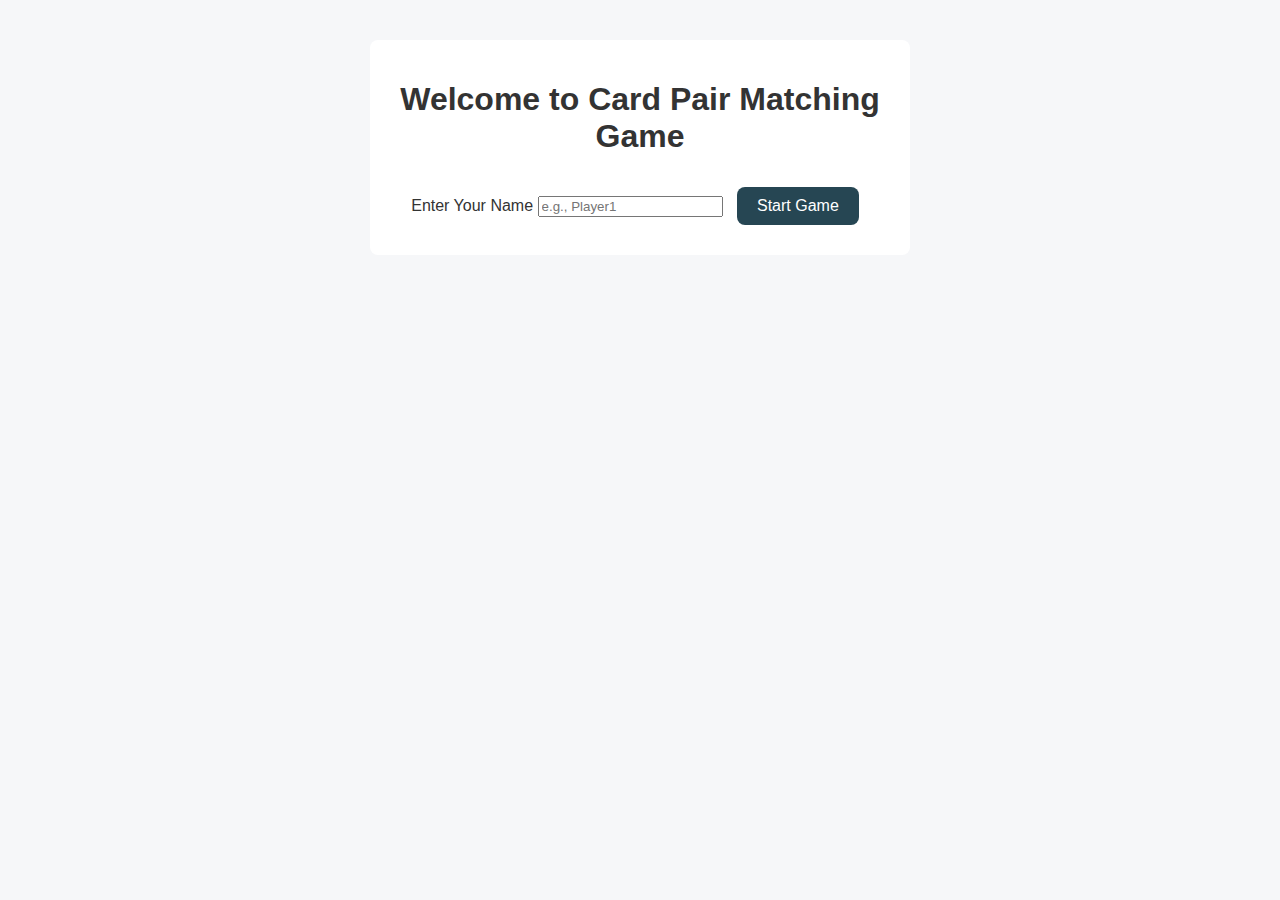
<file: index.html>
<!DOCTYPE html>
<html lang="en">
<head>
  <meta charset="UTF-8" /> <!-- Ensures proper character encoding -->
  <title>Card Pair Matching - Home</title> <!-- Page title displayed in browser tab -->
  <link rel="stylesheet" href="style.css" /> <!-- Links to external CSS file for styling -->
</head>
<body>
  <!-- 
    Home Page: Allows player to input a name and start the game 
    This is the entry point for users, where they input their name before playing
  -->
  <div class="container home-page">
    <h1>Welcome to Card Pair Matching Game</h1> <!-- Main heading for the landing page -->
    <label for="playerName">Enter Your Name</label> <!-- Label for accessibility -->
    <input type="text" id="playerName" placeholder="e.g., Player1" /> <!-- Text input for player name, used for leaderboard -->
    <button id="startBtn">Start Game</button> <!-- Button that initiates the game when clicked -->
  </div>

  <script src="script.js"></script> <!-- Links to JavaScript file handling game logic and user interactions -->
</body>
</html>
<!-- 
  This file serves as the landing page for the Card Pair Matching game.
  It collects the player's name which will be stored and displayed on the leaderboard.
  Upon clicking "Start Game", the script.js file will handle navigation to the game page.
-->
</file>
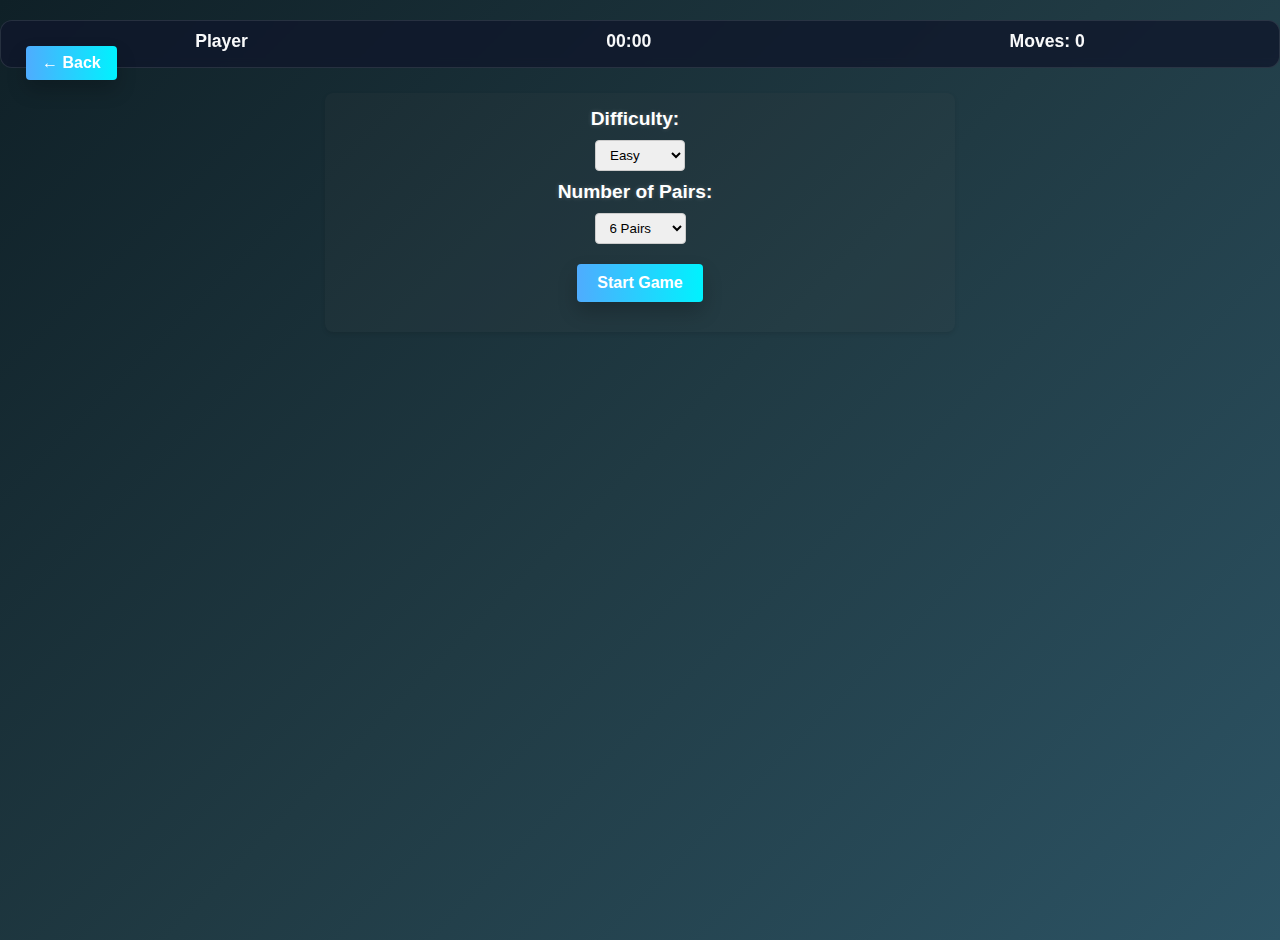
<file: game.html>
<!DOCTYPE html>
<html lang="en">
<head>
  <meta charset="UTF-8" />
  <title>Card Pair Matching - Game</title>
  <link rel="stylesheet" href="newcss.css" />
  <style>
    .back-button {
      position: absolute;
      top: 10px;
      left: 10px;
      padding: 8px 16px;
      background-color: #4a4a4a;
      color: white;
      border: none;
      border-radius: 4px;
      cursor: pointer;
      font-size: 16px;
    }
    
    .back-button:hover {
      background-color: #333333;
    }
    
    header {
      position: relative;
      padding-top: 10px;
    }

    .game-options {
      margin: 20px auto;
      max-width: 600px;
      text-align: center;
      padding: 15px;
      background-color: rgba(79, 75, 75, 0.1);
      border-radius: 8px;
      box-shadow: 0 2px 4px rgba(0,0,0,0.1);
    }

    .options-group {
      margin-bottom: 10px;
    }

    .options-group label {
      font-weight: bold;
      margin-right: 10px;
    }

    .options-group select {
      padding: 6px 10px;
      border-radius: 4px;
      border: 1px solid #ccc;
    }

    .start-button {
      background-color: #4CAF50;
      color: white;
      padding: 10px 20px;
      border: none;
      border-radius: 4px;
      cursor: pointer;
      font-size: 16px;
      margin-top: 10px;
    }

    .start-button:hover {
      background-color: #45a049;
    }
  </style>
</head>
<body>
  <header>
    <button class="back-button" onclick="window.location.href='index.html'">← Back</button>
    <div class="player-info">
      <span id="displayName">Player</span>
      <span id="timer">00:00</span>
      <span id="movesCounter">Moves: 0</span>
    </div>
  </header>

  <div class="game-options" id="gameOptions">
    <div class="options-group">
      <label for="difficultySelect">Difficulty:</label>
      <select id="difficultySelect">
        <option value="easy">Easy</option>
        <option value="medium">Medium</option>
        <option value="hard">Hard</option>
      </select>
    </div>
    <div class="options-group">
      <label for="pairsSelect">Number of Pairs:</label>
      <select id="pairsSelect">
        <option value="6">6 Pairs</option>
        <option value="8">8 Pairs</option>
        <option value="10">10 Pairs</option>
      </select>
    </div>
    <button class="start-button" id="startGameButton">Start Game</button>
  </div>

  <main>
    <div class="card-grid" id="cardGrid" style="display: none;">
      <!-- Cards will be dynamically inserted by JavaScript -->
    </div>
  </main>

  <script src="game.js"></script>
</body>
</html>
</file>
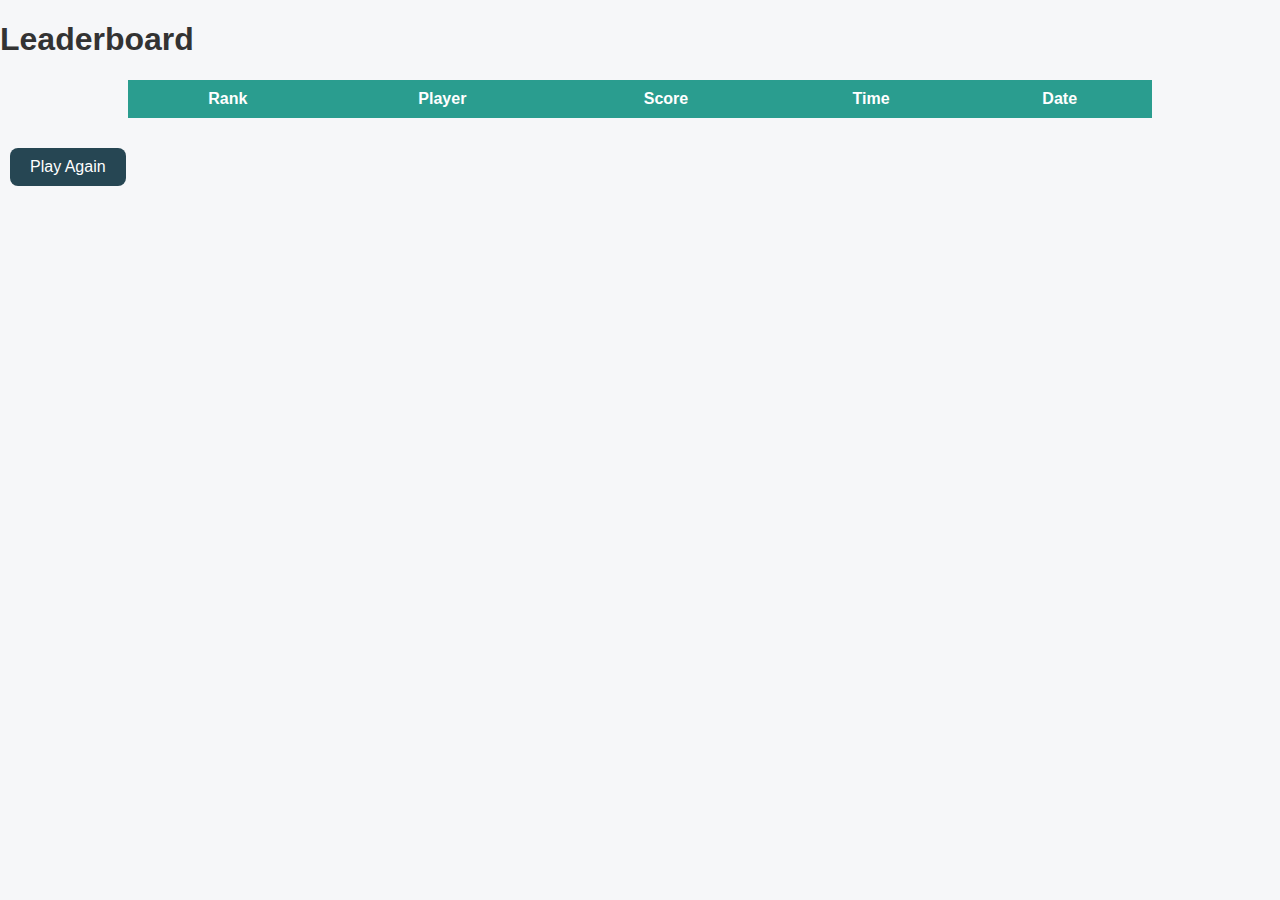
<file: leaderboard.html>
<!DOCTYPE html>
<html lang="en">
<head>
  <meta charset="UTF-8" />
  <title>Card Pair Matching - Leaderboard</title>
  <link rel="stylesheet" href="style.css" />
</head>
<body>
  <!-- Leaderboard Page: Displays top scores, time taken, date/time, and play again button -->
  <h1>Leaderboard</h1>
  <table id="leaderboardTable">
    <thead>
      <tr>
        <th>Rank</th>
        <th>Player</th>
        <th>Score</th>
        <th>Time</th>
        <th>Date</th>
      </tr>
    </thead>
    <tbody>
      <!-- Leaderboard rows added via JavaScript -->
    </tbody>
  </table>

  <button id="playAgainBtn">Play Again</button>

  <script>
    document.addEventListener('DOMContentLoaded', () => {
      const tableBody = document.querySelector('#leaderboardTable tbody');
      const scores = JSON.parse(localStorage.getItem('scores')) || [];

      // Sort by highest score
      scores.sort((a, b) => b.score - a.score);

      // Populate table
      scores.forEach((record, index) => {
        const row = document.createElement('tr');
        row.innerHTML = `
          <td>${index + 1}</td>
          <td>${record.name}</td>
          <td>${record.score}</td>
          <td>${record.time}</td>
          <td>${record.date}</td>
        `;
        tableBody.appendChild(row);
      });

      // Play again button
      document.getElementById('playAgainBtn').addEventListener('click', () => {
        // Redirect to home page to start again
        window.location.href = 'index.html';
      });
    });
  </script>
</body>
</html>
</file>
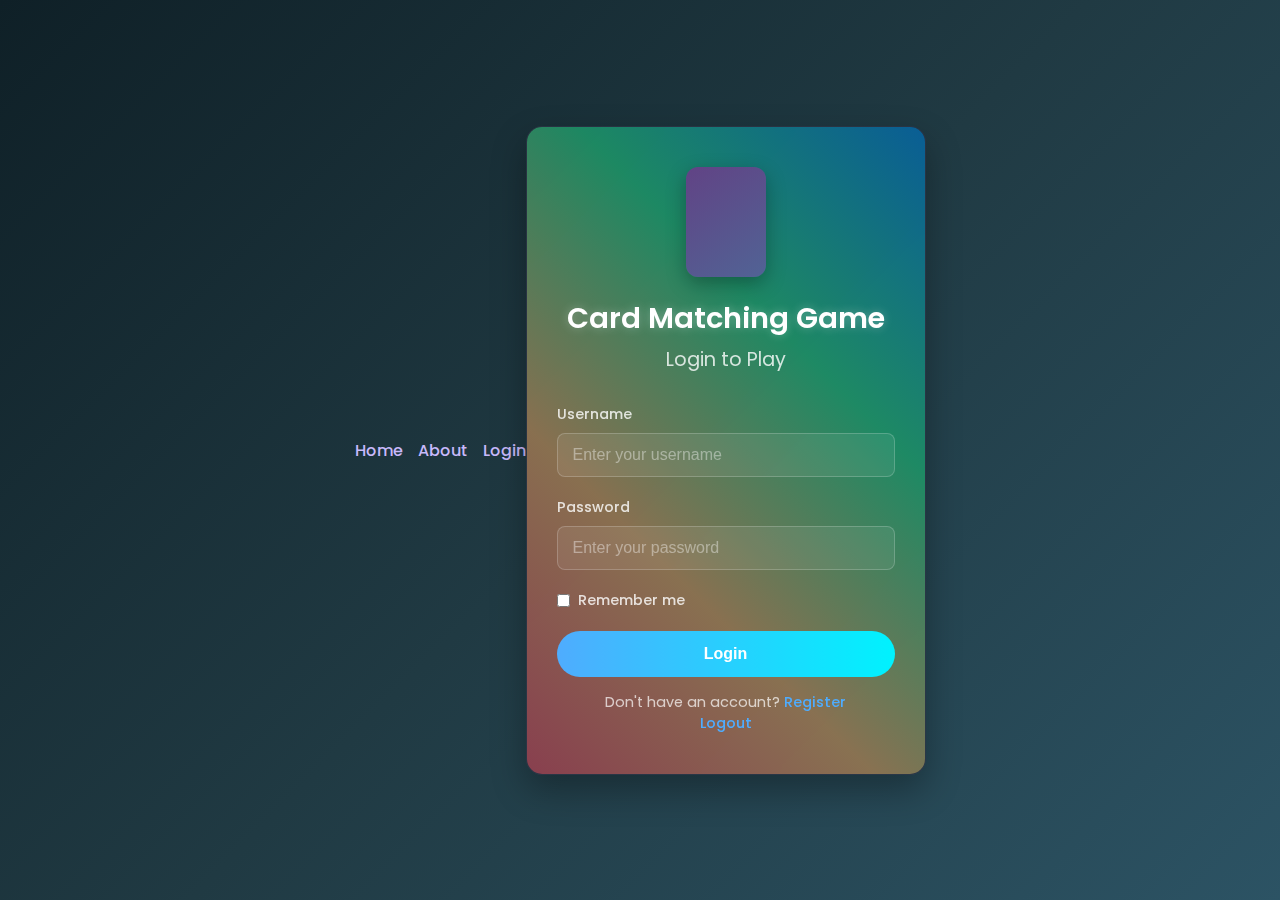
<file: login.html>
<!DOCTYPE html>
<html lang="en">
<head>
  <meta charset="UTF-8" />
  <title>Card Pair Matching - Login</title>
  <link rel="stylesheet" href="login-css.css" />
  <link href="https://fonts.googleapis.com/css2?family=Poppins:wght@300;400;500;600;700&display=swap" rel="stylesheet">
  <style>
<<<<<<< HEAD
<<<<<<< HEAD
    
=======
  
>>>>>>> d442c7b5dcb5b8950e6650d1d1b6875234b1238c
=======
    /* Inline styles for navbar positioning */
>>>>>>> 1e193db139f52220f60a8230dc06610189831d05
    .navbar {
      position: absolute;
      top: 0;
      left: 0;
      padding: 10px;
      z-index: 100;
    }
    
    .nav-links {
      list-style: none;
      padding: 0;
      margin: 0;
      display: flex;
      gap: 15px;
    }
    
    .nav-links li a {
      text-decoration: none;
      color: #c8b9fb;
      font-weight: 500;
    }
    
    .nav-links li a:hover {
      text-decoration: underline;
    }
  </style>
  <meta name="viewport" content="width=device-width, initial-scale=1.0">
</head>
<body>
  <!-- Navigation Bar -->
  <nav class="navbar">
    <ul class="nav-links">
      <li><a href="index.html">Home</a></li>
      <li><a href="about.html">About</a></li>
      <li><a href="login.html">Login</a></li>
    </ul>
  </nav>
  <div class="container login-page">
    <div class="card-icon">
      <div class="card-inner">
        <div class="card-front"></div>
        <div class="card-back">🃏</div>
      </div>
    </div>
    
    <h1>Card Matching Game</h1>
    <h2>Login to Play</h2>
    
    <form id="loginForm">
      <div class="input-group">
        <label for="username">Username</label>
        <input type="text" id="username" required placeholder="Enter your username">
      </div>
      
      <div class="input-group">
        <label for="password">Password</label>
        <input type="password" id="password" required placeholder="Enter your password">
      </div>
      
      <div class="remember-me">
        <input type="checkbox" id="remember">
        <label for="remember">Remember me</label>
      </div>
      
      <button type="submit" id="loginBtn">Login</button>
      
      <div class="form-footer">
        <p>Don't have an account? <a href="signup.html" id="registerLink">Register</a></p>
        <p><a href="#" id="logoutBtn">Logout</a></p>
      </div>
    </form>
    
    <div id="errorMessage" class="error-message"></div>
  </div>
  
  <script src="login-js.js"></script>
  <script>
      // Logout button functionality
      document.getElementById('logoutBtn').addEventListener('click', () => {
        // Clear user session data from local storage
        localStorage.removeItem('currentUser'); // Removes any stored user information
        window.location.href = 'test_signup.html'; // Redirects to signup page after logout
      });
    </script>
</body>
</html>
<!-- 
  This file handles user authentication for the Card Matching Game.
  It provides a simple login form that validates credentials against locally stored user data.
  New users can navigate to the registration page, while existing users can log in to access the game.
  The UI includes thematic elements that connect to the card-matching concept of the game.
-->
</file>
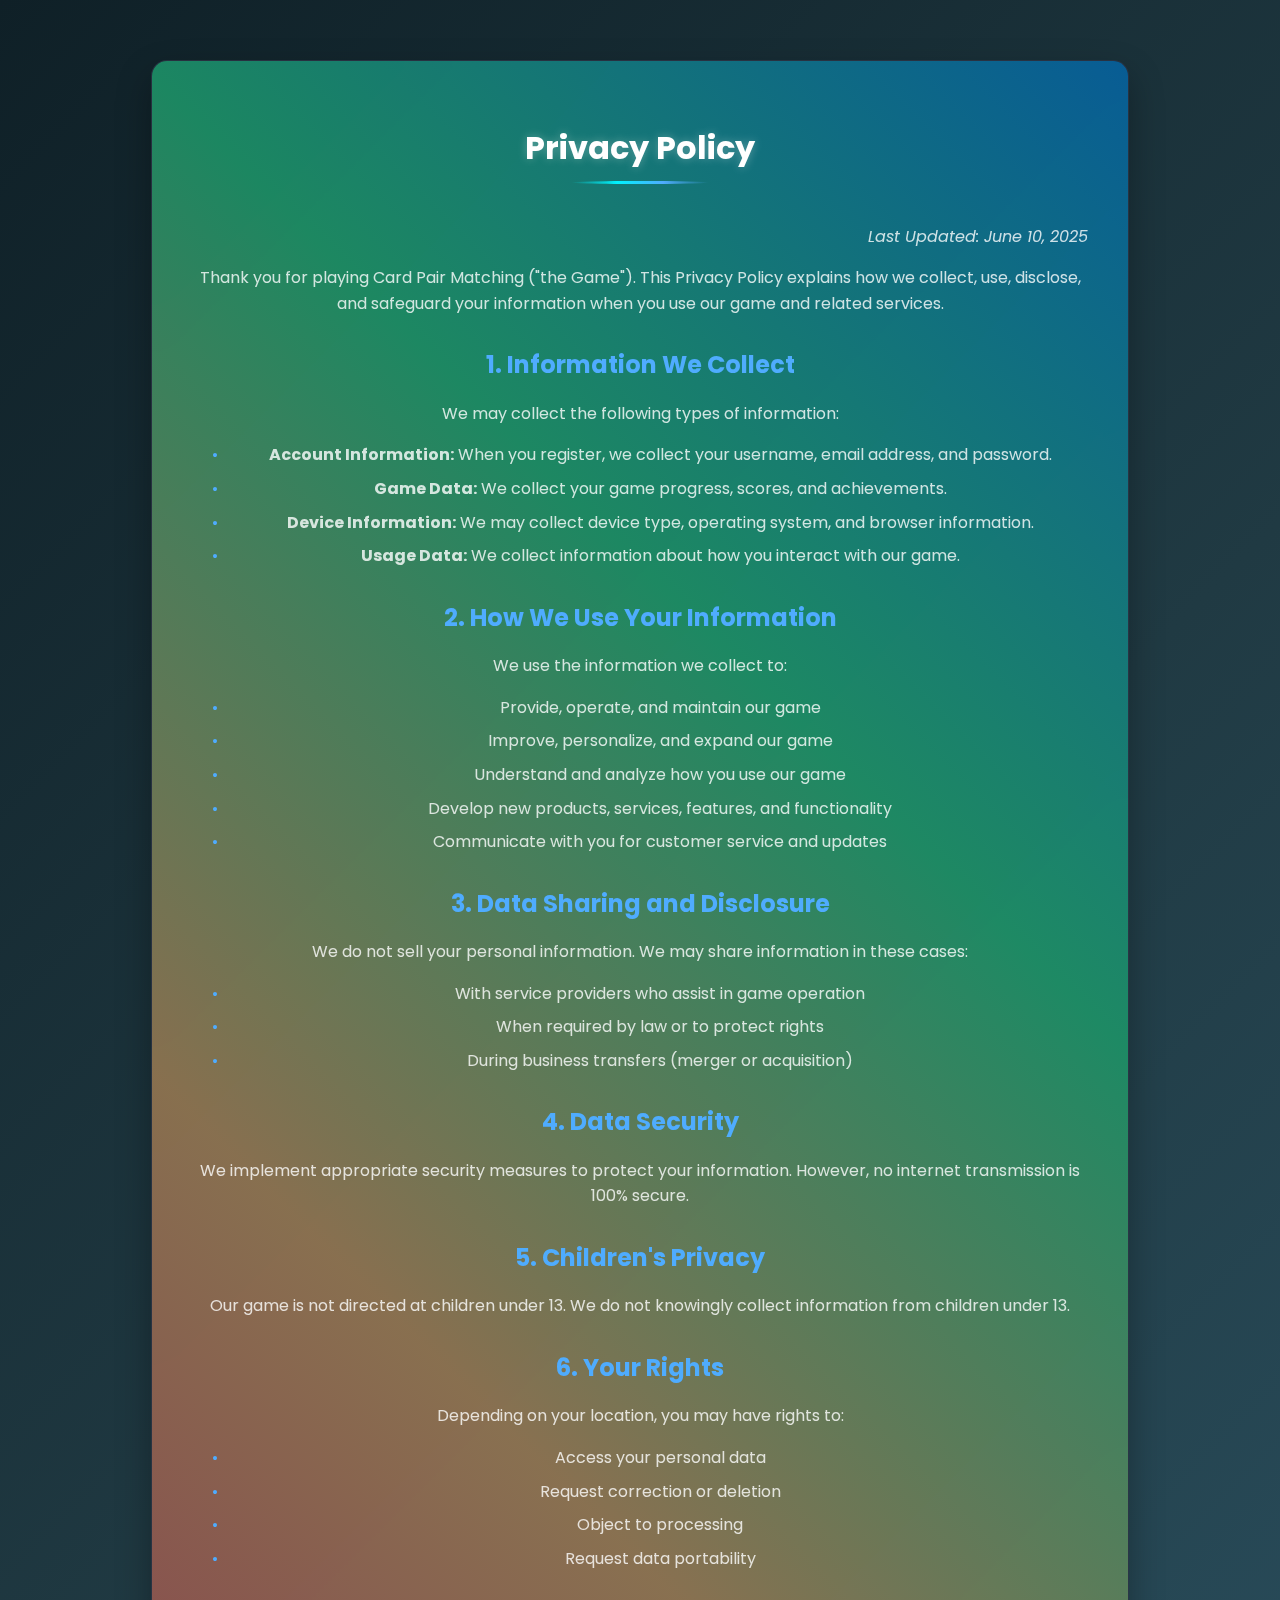
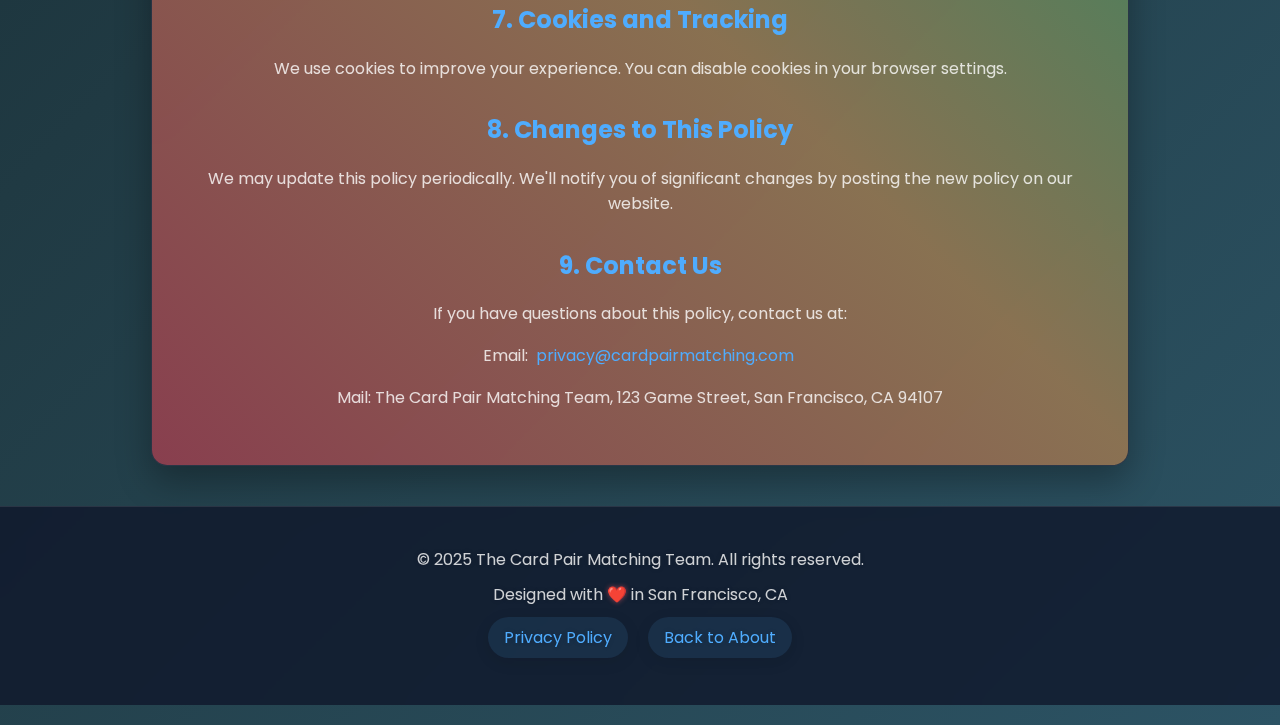
<file: privacypolicy.html>
<!DOCTYPE html>
<html lang="en">
<head>
  <meta charset="UTF-8" />
  <title>Card Pair Matching - Privacy Policy</title>
  <link rel="stylesheet" href="newcss.css" />
  <link href="https://fonts.googleapis.com/css2?family=Poppins:wght@300;400;500;600;700&display=swap" rel="stylesheet">
  <meta name="viewport" content="width=device-width, initial-scale=1.0">
  <style>
    /* Main container styling */
    .container {
      width: 70%;
      max-width: 70%;
      margin: 0 auto;
      position: relative;
      background: rgba(15, 23, 42, 0.8);
      backdrop-filter: blur(10px);
      border-radius: 16px;
      padding: 40px;
      box-shadow: 0 15px 35px rgba(0, 0, 0, 0.3);
      border: 1px solid rgba(255, 255, 255, 0.1);
      margin-top: 40px;
      margin-bottom: 40px;
      transition: all 0.3s ease;
    }
    
    .container:hover {
      box-shadow: 0 20px 40px rgba(0, 0, 0, 0.4);
      transform: translateY(-5px);
    }
    
    .container::before {
      content: '';
      position: absolute;
      top: -2px;
      left: -2px;
      right: -2px;
      bottom: -2px;
      background: linear-gradient(45deg, #ff5f6d, #ffc371, #2af598, #009efd);
      z-index: -1;
      border-radius: 18px;
      opacity: 0.5;
      animation: borderGlow 4s linear infinite;
    }
    
    /* Policy content styling */
    .policy-content {
      line-height: 1.6;
    }
    
    .policy-content h1 {
      font-size: 2rem;
      margin-bottom: 20px;
      color: #fff;
      text-align: center;
      transition: all 0.3s ease;
    }
    
    .policy-content:hover h1 {
      text-shadow: 0 0 10px rgba(79, 172, 254, 0.5);
    }
    
    .policy-content h2 {
      font-size: 1.5rem;
      margin-top: 30px;
      margin-bottom: 15px;
      color: #4facfe;
      transition: all 0.3s ease;
    }
    
    .policy-content h2:hover {
      color: #00f2fe;
      transform: translateX(5px);
    }
    
    .policy-content p {
      margin-bottom: 15px;
      color: rgba(255, 255, 255, 0.8);
      transition: all 0.3s ease;
    }
    
    .policy-content:hover p {
      color: rgba(255, 255, 255, 0.9);
    }
    
    .policy-content ul {
      margin-bottom: 20px;
      padding-left: 20px;
    }
    
    .policy-content li {
      margin-bottom: 8px;
      color: rgba(255, 255, 255, 0.8);
      transition: all 0.3s ease;
      list-style-type: none;
      position: relative;
      padding-left: 20px;
    }
    
    .policy-content li:before {
      content: "•";
      color: #4facfe;
      position: absolute;
      left: 0;
      transition: all 0.3s ease;
    }
    
    .policy-content li:hover {
      color: rgba(255, 255, 255, 1);
      transform: translateX(5px);
    }
    
    .policy-content li:hover:before {
      color: #00f2fe;
      transform: scale(1.5);
    }
    
    .policy-content a {
      color: #4facfe;
      text-decoration: none;
      transition: all 0.3s ease;
      padding: 2px 4px;
      border-radius: 4px;
    }
    
    .policy-content a:hover {
      color: #00f2fe;
      text-decoration: none;
      background-color: rgba(79, 172, 254, 0.1);
      transform: translateY(-2px);
    }
    
    .last-updated {
      font-style: italic;
      text-align: right;
      margin-top: 30px;
      color: rgba(255, 255, 255, 0.6);
      transition: all 0.3s ease;
    }
    
    .policy-content:hover .last-updated {
      color: rgba(255, 255, 255, 0.8);
    }
    
    /* Footer styling */
    /* Footer styling with enhanced hover effects */
footer {
  width: 100%;
  background-color: rgba(15, 23, 42, 0.8);
  color: #ecf0f1;
  padding: 30px 0;
  text-align: center;
  position: relative;
  backdrop-filter: blur(10px);
  border-top: 1px solid rgba(255, 255, 255, 0.1);
  transition: all 0.5s cubic-bezier(0.175, 0.885, 0.32, 1.275);
  z-index: 10;
}

footer::before {
  content: '';
  position: absolute;
  top: -2px;
  left: -2px;
  right: -2px;
  bottom: -2px;
  background: linear-gradient(45deg, #ff5f6d, #ffc371, #2af598, #009efd);
  z-index: -1;
  opacity: 0;
  transition: opacity 0.5s;
}

footer:hover {
  background-color: rgba(15, 23, 42, 0.95);
  box-shadow: 0 -10px 30px rgba(0, 0, 0, 0.4);
  padding: 35px 0;
  transform: translateY(-5px);
}

footer:hover::before {
  opacity: 0.5;
  animation: borderGlow 4s linear infinite;
}

.footer-container {
  max-width: 1200px;
  margin: 0 auto;
  padding: 0 20px;
}

footer p {
  margin: 10px 0;
  color: rgba(255, 255, 255, 0.8);
  transition: all 0.3s ease;
  text-shadow: 0 0 5px rgba(0, 0, 0, 0.2);
}

footer:hover p {
  color: rgba(255, 255, 255, 1);
  text-shadow: 0 0 10px rgba(255, 255, 255, 0.3);
}

footer a {
  color: #4facfe;
  text-decoration: none;
  transition: all 0.3s cubic-bezier(0.175, 0.885, 0.32, 1.275);
  padding: 8px 16px;
  border-radius: 50px;
  margin: 0 8px;
  display: inline-block;
  background: rgba(79, 172, 254, 0.1);
  box-shadow: 0 4px 15px rgba(0, 0, 0, 0.1);
  position: relative;
  overflow: hidden;
}

footer a::before {
  content: '';
  position: absolute;
  top: 0;
  left: 0;
  width: 100%;
  height: 100%;
  background: linear-gradient(90deg, transparent, rgba(255, 255, 255, 0.2), transparent);
  transform: translateX(-100%);
}

footer a:hover {
  color: #00f2fe;
  background: linear-gradient(90deg, rgba(79, 172, 254, 0.3), rgba(0, 242, 254, 0.3));
  transform: translateY(-5px) scale(1.05);
  box-shadow: 0 8px 25px rgba(0, 242, 254, 0.3);
}

footer a:hover::before {
  animation: btnShine 1.5s;
}

/* Heart animation with enhanced effects */
.heart {
  display: inline-block;
  transition: all 0.5s cubic-bezier(0.175, 0.885, 0.32, 1.275);
  color: #ff5f6d;
  text-shadow: 0 0 5px rgba(255, 95, 109, 0.5);
}

footer:hover .heart {
  animation: heartBeat 1s ease infinite, float 3s ease-in-out infinite;
  transform: translateY(-5px);
  color: #ff2d55;
  text-shadow: 0 0 15px rgba(255, 45, 85, 0.7);
}

/* Copyright year with subtle animation */
.copyright {
  display: inline-block;
  transition: all 0.3s ease;
}

footer:hover .copyright {
  animation: pulse 2s infinite;
}

@keyframes pulse {
  0% { transform: scale(1); }
  50% { transform: scale(1.05); }
  100% { transform: scale(1); }
}

/* Responsive adjustments */
@media (max-width: 768px) {
  footer {
    padding: 25px 0;
  }
  
  footer:hover {
    padding: 30px 0;
  }
  
  footer a {
    padding: 6px 12px;
    margin: 0 5px;
    font-size: 0.9rem;
  }
  
  footer p {
    font-size: 0.95rem;
  }
}

@media (max-width: 480px) {
  footer a {
    display: block;
    margin: 8px auto;
    max-width: 200px;
  }
}
  </style>
</head>
<body>
 

  <div class="container">
    <div class="policy-content">
      <h1>Privacy Policy</h1>
      <p class="last-updated">Last Updated: June 10, 2025</p>
      
      <p>Thank you for playing Card Pair Matching ("the Game"). This Privacy Policy explains how we collect, use, disclose, and safeguard your information when you use our game and related services.</p>
      
      <h2>1. Information We Collect</h2>
      <p>We may collect the following types of information:</p>
      <ul>
        <li><strong>Account Information:</strong> When you register, we collect your username, email address, and password.</li>
        <li><strong>Game Data:</strong> We collect your game progress, scores, and achievements.</li>
        <li><strong>Device Information:</strong> We may collect device type, operating system, and browser information.</li>
        <li><strong>Usage Data:</strong> We collect information about how you interact with our game.</li>
      </ul>
      
      <h2>2. How We Use Your Information</h2>
      <p>We use the information we collect to:</p>
      <ul>
        <li>Provide, operate, and maintain our game</li>
        <li>Improve, personalize, and expand our game</li>
        <li>Understand and analyze how you use our game</li>
        <li>Develop new products, services, features, and functionality</li>
        <li>Communicate with you for customer service and updates</li>
      </ul>
      
      <h2>3. Data Sharing and Disclosure</h2>
      <p>We do not sell your personal information. We may share information in these cases:</p>
      <ul>
        <li>With service providers who assist in game operation</li>
        <li>When required by law or to protect rights</li>
        <li>During business transfers (merger or acquisition)</li>
      </ul>
      
      <h2>4. Data Security</h2>
      <p>We implement appropriate security measures to protect your information. However, no internet transmission is 100% secure.</p>
      
      <h2>5. Children's Privacy</h2>
      <p>Our game is not directed at children under 13. We do not knowingly collect information from children under 13.</p>
      
      <h2>6. Your Rights</h2>
      <p>Depending on your location, you may have rights to:</p>
      <ul>
        <li>Access your personal data</li>
        <li>Request correction or deletion</li>
        <li>Object to processing</li>
        <li>Request data portability</li>
      </ul>
      
      <h2>7. Cookies and Tracking</h2>
      <p>We use cookies to improve your experience. You can disable cookies in your browser settings.</p>
      
      <h2>8. Changes to This Policy</h2>
      <p>We may update this policy periodically. We'll notify you of significant changes by posting the new policy on our website.</p>
      
      <h2>9. Contact Us</h2>
      <p>If you have questions about this policy, contact us at:</p>
      <p>Email: <a href="mailto:privacy@cardpairmatching.com">privacy@cardpairmatching.com</a></p>
      <p>Mail: The Card Pair Matching Team, 123 Game Street, San Francisco, CA 94107</p>
    </div>
  </div>

  <footer>
    <div class="footer-container">
      <p>&copy; 2025 The Card Pair Matching Team. All rights reserved.</p>
      <p>Designed with <span class="heart">❤️</span> in San Francisco, CA</p>
      <p>
        <a href="privacypolicy.html">Privacy Policy</a>
        <a href="about.html">Back to About</a>
      </p>
    </div>
  </footer>
  
  <script src="about.js"></script>
</body>
</html>
</file>
<file: style.css>
/* General styles and layout */
body {
  margin: 0;
  font-family: Arial, sans-serif;
  background: #f6f7f9;
  color: #333;
}

/* Container styling */
.container {
  width: 90%;
  max-width: 500px;
  margin: 40px auto;
  text-align: center;
}
.home-page {
  background-color: #fff;
  padding: 20px;
  border-radius: 8px;
}

/* Header styling */
header {
  text-align: center;
  padding: 10px;
  background-color: #fff;
  box-shadow: 0 2px 5px rgba(0,0,0,0.1);
}
.player-info {
  display: flex;
  justify-content: space-around;
  align-items: center;
}

/* Card grid styling */
.card-grid {
  display: grid;
  grid-template-columns: repeat(auto-fill, minmax(100px, 1fr));
  gap: 10px;
  width: 90%;
  max-width: 600px;
  margin: 20px auto;
}

/* Individual card styling */
.card {
  width: 100px;
  height: 120px;
  perspective: 600px;
  cursor: pointer;
  position: relative;
  border-radius: 8px;
}
.card-inner {
  width: 100%;
  height: 100%;
  transition: transform 0.6s;
  transform-style: preserve-3d;
  border-radius: 8px;
  position: relative;
}
.card.flipped .card-inner {
  transform: rotateY(180deg);
}
.card-front, .card-back {
  position: absolute;
  width: 100%;
  height: 100%;
  backface-visibility: hidden;
  border-radius: 8px;
  display: flex;
  align-items: center;
  justify-content: center;
  font-size: 2em;
  color: #fff;
}
.card-front {
  background-color: #2a9d8f;
}
.card-back {
  background-color: #e76f51;
  transform: rotateY(180deg);
}

/* Leaderboard styling */
table {
  margin: 20px auto;
  border-collapse: collapse;
  width: 80%;
  background-color: #fff;
  border-radius: 8px;
}
th, td {
  padding: 10px;
  border-bottom: 1px solid #ccc;
  text-align: center;
}
th {
  background-color: #2a9d8f;
  color: #fff;
  border: none;
}

/* Buttons */
button {
  padding: 10px 20px;
  border-radius: 8px;
  border: none;
  cursor: pointer;
  background-color: #264653;
  color: #fff;
  font-size: 1em;
  margin: 10px;
}
button:hover {
  background-color: #2a9d8f;
}
</file>
<file: newcss.css>
/* General styles and layout */
body {
    margin: 0;
    font-family: 'Poppins', sans-serif;
    background: linear-gradient(135deg, #0f2027, #203a43, #2c5364);
    color: #f8f9fa;
    min-height: 100vh;
    padding: 20px 0;
    overflow-x: hidden;
    position: relative;
  }
  
  /* Canvas for particle background */
  #particles-bg {
    position: fixed;
    top: 0;
    left: 0;
    width: 100%;
    height: 100%;
    z-index: -2;
  }
  
  /* Animated gradient overlay */
  .gradient-overlay {
    position: fixed;
    top: 0;
    left: 0;
    width: 100%;
    height: 100%;
    background: linear-gradient(45deg, rgba(46, 0, 79, 0.2), rgba(0, 65, 106, 0.3), rgba(0, 138, 138, 0.2));
    background-size: 400% 400%;
    animation: gradientBG 15s ease infinite;
    z-index: -1;
  }
  
  @keyframes gradientBG {
    0% {
      background-position: 0% 50%;
    }
    50% {
      background-position: 100% 50%;
    }
    100% {
      background-position: 0% 50%;
    }
  }
  
  /* Floating cards with glow effect */
  .floating-card {
    position: absolute;
    width: 80px;
    height: 100px;
    border-radius: 10px;
    background: rgba(255, 255, 255, 0.03);
    box-shadow: 0 4px 30px rgba(0, 0, 0, 0.1);
    backdrop-filter: blur(5px);
    border: 1px solid rgba(255, 255, 255, 0.1);
    z-index: -1;
    animation: float 15s infinite ease-in-out;
  }
  
  .floating-card::before {
    content: '';
    position: absolute;
    inset: -3px;
    background: linear-gradient(45deg, #ff5f6d, #ffc371, #2af598, #009efd);
    border-radius: 12px;
    z-index: -1;
    filter: blur(8px);
    opacity: 0.5;
    animation: glowPulse 4s infinite alternate;
  }
  
  @keyframes glowPulse {
    0% {
      opacity: 0.3;
      filter: blur(8px);
    }
    100% {
      opacity: 0.7;
      filter: blur(12px);
    }
  }
  
  @keyframes float {
    0% {
      transform: translateY(0) rotate(0deg) scale(1);
    }
    25% {
      transform: translateY(-20px) rotate(5deg) scale(1.02);
    }
    50% {
      transform: translateY(0) rotate(0deg) scale(1);
    }
    75% {
      transform: translateY(20px) rotate(-5deg) scale(0.98);
    }
    100% {
      transform: translateY(0) rotate(0deg) scale(1);
    }
  }
  
  /* Container styling */
  .container {
    width: 90%;
    max-width: 550px;
    margin: 40px auto;
    text-align: center;
    box-shadow: 0 8px 32px 0 rgba(31, 38, 135, 0.37);
    backdrop-filter: blur(4px);
    border-radius: 16px;
    border: 1px solid rgba(255, 255, 255, 0.18);
    transition: all 0.3s ease;
    position: relative;
    z-index: 5;
    overflow: hidden;
  }
  
  .container::before {
    content: '';
    position: absolute;
    top: -2px;
    left: -2px;
    right: -2px;
    bottom: -2px;
    background: linear-gradient(45deg, #ff5f6d, #ffc371, #2af598, #009efd);
    z-index: -1;
    border-radius: 18px;
    opacity: 0;
    transition: opacity 0.5s;
  }
  
  .container:hover::before {
    opacity: 1;
    animation: borderRotate 4s linear infinite;
  }
  
  @keyframes borderRotate {
    0% {
      filter: hue-rotate(0deg);
    }
    100% {
      filter: hue-rotate(360deg);
    }
  }
  
  .container:hover {
    transform: translateY(-5px);
    box-shadow: 0 15px 35px rgba(0, 0, 0, 0.3);
  }
  
  .home-page {
    background: rgba(15, 23, 42, 0.8);
    padding: 40px 30px;
    border-radius: 14px;
    animation: fadeIn 0.8s ease;
  }
  
  @keyframes fadeIn {
    from { opacity: 0; transform: translateY(20px); }
    to { opacity: 1; transform: translateY(0); }
  }
  
  /* Header styling */
  h1 {
    color: #fff;
    font-size: 2.2rem;
    margin-bottom: 30px;
    text-shadow: 0 0 10px rgba(255, 255, 255, 0.3);
    position: relative;
    display: inline-block;
  }
  
  h1::after {
    content: '';
    position: absolute;
    width: 60%;
    height: 3px;
    bottom: -10px;
    left: 20%;
    background: linear-gradient(90deg, transparent, #00f2fe, #4facfe, transparent);
    border-radius: 50%;
  }
  
  header {
    text-align: center;
    padding: 15px;
    background: rgba(15, 23, 42, 0.8);
    backdrop-filter: blur(4px);
    border-radius: 12px;
    margin-bottom: 25px;
    border: 1px solid rgba(255, 255, 255, 0.1);
  }
  
  .player-info {
    display: flex;
    justify-content: space-around;
    align-items: center;
    font-weight: 600;
    font-size: 1.1rem;
  }
  
  /* Form elements */
  label {
    display: block;
    margin-bottom: 10px;
    font-size: 1.2rem;
    font-weight: 600;
    color: #fff;
    text-shadow: 0 0 5px rgba(255, 255, 255, 0.2);
  }
  
  input[type="text"] {
    width: 80%;
    padding: 15px;
    margin-bottom: 20px;
    border: 2px solid rgba(255, 255, 255, 0.2);
    border-radius: 10px;
    font-size: 1rem;
    transition: all 0.3s;
    background: rgba(255, 255, 255, 0.07);
    color: #fff;
    box-shadow: 0 0 15px rgba(0, 0, 0, 0.15);
  }
  
  input[type="text"]:focus {
    border-color: #4facfe;
    outline: none;
    box-shadow: 0 0 0 3px rgba(79, 172, 254, 0.3);
    background: rgba(255, 255, 255, 0.1);
  }
  
  input[type="text"]::placeholder {
    color: rgba(255, 255, 255, 0.5);
  }
  
  /* Card grid styling */
  .card-grid {
    display: grid;
    grid-template-columns: repeat(auto-fill, minmax(100px, 1fr));
    gap: 15px;
    width: 90%;
    max-width: 600px;
    margin: 30px auto;
    perspective: 1000px;
  }
  
  /* Individual card styling */
  .card {
    width: 100px;
    height: 120px;
    perspective: 600px;
    cursor: pointer;
    position: relative;
    border-radius: 12px;
    transition: transform 0.3s cubic-bezier(0.175, 0.885, 0.32, 1.275);
  }
  
  .card:hover {
    transform: translateY(-8px) scale(1.03);
  }
  
  .card-inner {
    width: 100%;
    height: 100%;
    transition: transform 0.8s cubic-bezier(0.175, 0.885, 0.32, 1.275);
    transform-style: preserve-3d;
    border-radius: 12px;
    position: relative;
    box-shadow: 0 7px 20px rgba(0, 0, 0, 0.3);
  }
  
  .card.flipped .card-inner {
    transform: rotateY(180deg);
  }
  
  .card-front, .card-back {
    position: absolute;
    width: 100%;
    height: 100%;
    backface-visibility: hidden;
    border-radius: 12px;
    display: flex;
    align-items: center;
    justify-content: center;
    font-size: 2.2em;
    color: #fff;
    overflow: hidden;
  }
  
  .card-front {
    background: linear-gradient(145deg, #614385, #516395);
    box-shadow: inset 0 0 10px rgba(0, 0, 0, 0.2);
  }
  
  .card-front::before {
    content: '';
    position: absolute;
    width: 150%;
    height: 150%;
    background: linear-gradient(90deg, transparent, rgba(255, 255, 255, 0.2), transparent);
    transform: translateX(-100%);
    animation: shine 3s infinite;
  }
  
  @keyframes shine {
    0% {
      transform: translateX(-100%);
    }
    20%, 100% {
      transform: translateX(100%);
    }
  }
  
  .card-back {
    background: linear-gradient(145deg, #ff9966, #ff5e62);
    transform: rotateY(180deg);
    box-shadow: inset 0 0 20px rgba(0, 0, 0, 0.3);
  }
  
  /* Leaderboard styling */
  table {
    margin: 30px auto;
    border-collapse: collapse;
    width: 85%;
    background: rgba(15, 23, 42, 0.8);
    backdrop-filter: blur(4px);
    border-radius: 12px;
    overflow: hidden;
    box-shadow: 0 8px 32px 0 rgba(31, 38, 135, 0.37);
    border: 1px solid rgba(255, 255, 255, 0.18);
  }
  
  th, td {
    padding: 12px 15px;
    border-bottom: 1px solid rgba(255, 255, 255, 0.1);
    text-align: center;
    color: #fff;
  }
  
  th {
    background: linear-gradient(90deg, #4facfe, #00f2fe);
    color: #fff;
    font-weight: 600;
    text-transform: uppercase;
    letter-spacing: 1px;
    font-size: 0.9rem;
    text-shadow: 0 1px 2px rgba(0, 0, 0, 0.2);
  }
  
  tr:hover {
    background: rgba(255, 255, 255, 0.05);
  }
  
  /* Buttons */
  button {
    padding: 14px 30px;
    border-radius: 50px;
    border: none;
    cursor: pointer;
    background: linear-gradient(90deg, #4facfe, #00f2fe);
    color: #fff;
    font-size: 1.1em;
    font-weight: 600;
    margin: 15px;
    transition: all 0.3s ease;
    box-shadow: 0 10px 20px rgba(0, 0, 0, 0.2);
    position: relative;
    overflow: hidden;
  }
  
  button::before {
    content: '';
    position: absolute;
    top: 0;
    left: 0;
    width: 100%;
    height: 100%;
    background: linear-gradient(90deg, transparent, rgba(255, 255, 255, 0.3), transparent);
    transform: translateX(-100%);
  }
  
  button:hover {
    transform: translateY(-5px);
    box-shadow: 0 15px 25px rgba(0, 0, 0, 0.3);
    background: linear-gradient(90deg, #00f2fe, #4facfe);
  }
  
  button:hover::before {
    animation: btnShine 1.5s;
  }
  
  @keyframes btnShine {
    100% {
      transform: translateX(100%);
    }
  }
  
  button:active {
    transform: translateY(0);
    box-shadow: 0 5px 10px rgba(0, 0, 0, 0.2);
  }
  
  /* Responsive adjustments */
  @media (max-width: 600px) {
    .container {
      width: 95%;
      padding: 20px 15px;
    }
    
    .card-grid {
      gap: 10px;
    }
    
    .card {
      width: 80px;
      height: 100px;
    }
    
    h1 {
      font-size: 1.8rem;
    }
    
    button {
      padding: 12px 24px;
      font-size: 1rem;
    }
  }
</file>
<file: login-css.css>
/* General styles */
* {
    margin: 0;
    padding: 0;
    box-sizing: border-box;
  }
  
  body {
    font-family: 'Poppins', sans-serif;
    background: linear-gradient(135deg, #0f2027, #203a43, #2c5364);
    color: #f8f9fa;
    min-height: 100vh;
    display: flex;
    align-items: center;
    justify-content: center;
    padding: 20px;
  }
  
  /* Login container */
  .container {
    width: 100%;
    max-width: 400px;
    background: rgba(15, 23, 42, 0.8);
    backdrop-filter: blur(10px);
    border-radius: 16px;
    padding: 40px 30px;
    box-shadow: 0 15px 35px rgba(0, 0, 0, 0.3);
    border: 1px solid rgba(255, 255, 255, 0.1);
    text-align: center;
    position: relative;
    overflow: hidden;
  }
  
  .container::before {
    content: '';
    position: absolute;
    top: -2px;
    left: -2px;
    right: -2px;
    bottom: -2px;
    background: linear-gradient(45deg, #ff5f6d, #ffc371, #2af598, #009efd);
    z-index: -1;
    border-radius: 18px;
    opacity: 0.5;
    animation: borderGlow 4s linear infinite;
  }
  
  @keyframes borderGlow {
    0% {
      filter: hue-rotate(0deg);
    }
    100% {
      filter: hue-rotate(360deg);
    }
  }
  
  /* Card icon animation */
  .card-icon {
    width: 80px;
    height: 110px;
    perspective: 600px;
    margin: 0 auto 20px;
  }
  
  .card-inner {
    width: 100%;
    height: 100%;
    transition: transform 1.5s;
    transform-style: preserve-3d;
    position: relative;
    animation: flipCard 3s infinite alternate;
  }
  
  @keyframes flipCard {
    0%, 20% {
      transform: rotateY(0);
    }
    80%, 100% {
      transform: rotateY(180deg);
    }
  }
  
  .card-front, .card-back {
    position: absolute;
    width: 100%;
    height: 100%;
    backface-visibility: hidden;
    border-radius: 12px;
    display: flex;
    align-items: center;
    justify-content: center;
    font-size: 3em;
  }
  
  .card-front {
    background: linear-gradient(145deg, #614385, #516395);
    box-shadow: 0 7px 20px rgba(0, 0, 0, 0.3);
  }
  
  .card-back {
    background: linear-gradient(145deg, #ff9966, #ff5e62);
    transform: rotateY(180deg);
    box-shadow: 0 7px 20px rgba(0, 0, 0, 0.3);
  }
  
  /* Typography */
  h1 {
    font-size: 1.8rem;
    font-weight: 600;
    margin-bottom: 5px;
    color: #fff;
    text-shadow: 0 0 10px rgba(255, 255, 255, 0.3);
  }
  
  h2 {
    font-size: 1.2rem;
    font-weight: 400;
    margin-bottom: 30px;
    color: rgba(255, 255, 255, 0.8);
  }
  
  /* Form styling */
  form {
    text-align: left;
  }
  
  .input-group {
    margin-bottom: 20px;
    position: relative;
  }
  
  label {
    display: block;
    margin-bottom: 8px;
    font-size: 0.9rem;
    font-weight: 500;
    color: rgba(255, 255, 255, 0.8);
  }
  
  input[type="text"],
  input[type="password"] {
    width: 100%;
    padding: 12px 15px;
    border: 1px solid rgba(255, 255, 255, 0.2);
    border-radius: 8px;
    background: rgba(255, 255, 255, 0.07);
    font-size: 1rem;
    color: #fff;
    transition: all 0.3s;
  }
  
  input[type="text"]:focus,
  input[type="password"]:focus {
    outline: none;
    border-color: #4facfe;
    box-shadow: 0 0 0 3px rgba(79, 172, 254, 0.3);
    background: rgba(255, 255, 255, 0.1);
  }
  
  input::placeholder {
    color: rgba(255, 255, 255, 0.4);
  }
  
  .remember-me {
    display: flex;
    align-items: center;
    margin-bottom: 20px;
  }
  
  .remember-me input {
    margin-right: 8px;
    cursor: pointer;
  }
  
  .remember-me label {
    margin-bottom: 0;
    cursor: pointer;
  }
  
  button {
    width: 100%;
    padding: 14px;
    border-radius: 50px;
    border: none;
    background: linear-gradient(90deg, #4facfe, #00f2fe);
    color: #fff;
    font-size: 1rem;
    font-weight: 600;
    cursor: pointer;
    transition: all 0.3s;
    margin-bottom: 15px;
  }
  
  button:hover {
    background: linear-gradient(90deg, #00f2fe, #4facfe);
    transform: translateY(-3px);
    box-shadow: 0 7px 15px rgba(0, 0, 0, 0.3);
  }
  
  button:active {
    transform: translateY(0);
  }
  
  .form-footer {
    text-align: center;
    font-size: 0.9rem;
    color: rgba(255, 255, 255, 0.7);
  }
  
  .form-footer a {
    color: #4facfe;
    text-decoration: none;
    font-weight: 500;
    transition: color 0.3s;
  }
  
  .form-footer a:hover {
    color: #00f2fe;
    text-decoration: underline;
  }
  
  .error-message {
    background: rgba(255, 87, 87, 0.2);
    border-left: 3px solid #ff5757;
    padding: 10px;
    margin-top: 20px;
    border-radius: 4px;
    font-size: 0.9rem;
    color: #ffbdbd;
    display: none;
  }
  
  /* Animation utilities */
  @keyframes shake {
    0%, 100% { transform: translateX(0); }
    10%, 30%, 50%, 70%, 90% { transform: translateX(-5px); }
    20%, 40%, 60%, 80% { transform: translateX(5px); }
  }
  
  .shake {
    animation: shake 0.5s;
  }
  
  /* Responsive design */
  @media (max-width: 480px) {
    .container {
      padding: 30px 20px;
    }
    
    h1 {
      font-size: 1.5rem;
    }
    
    h2 {
      font-size: 1rem;
    }
  }
</file>
